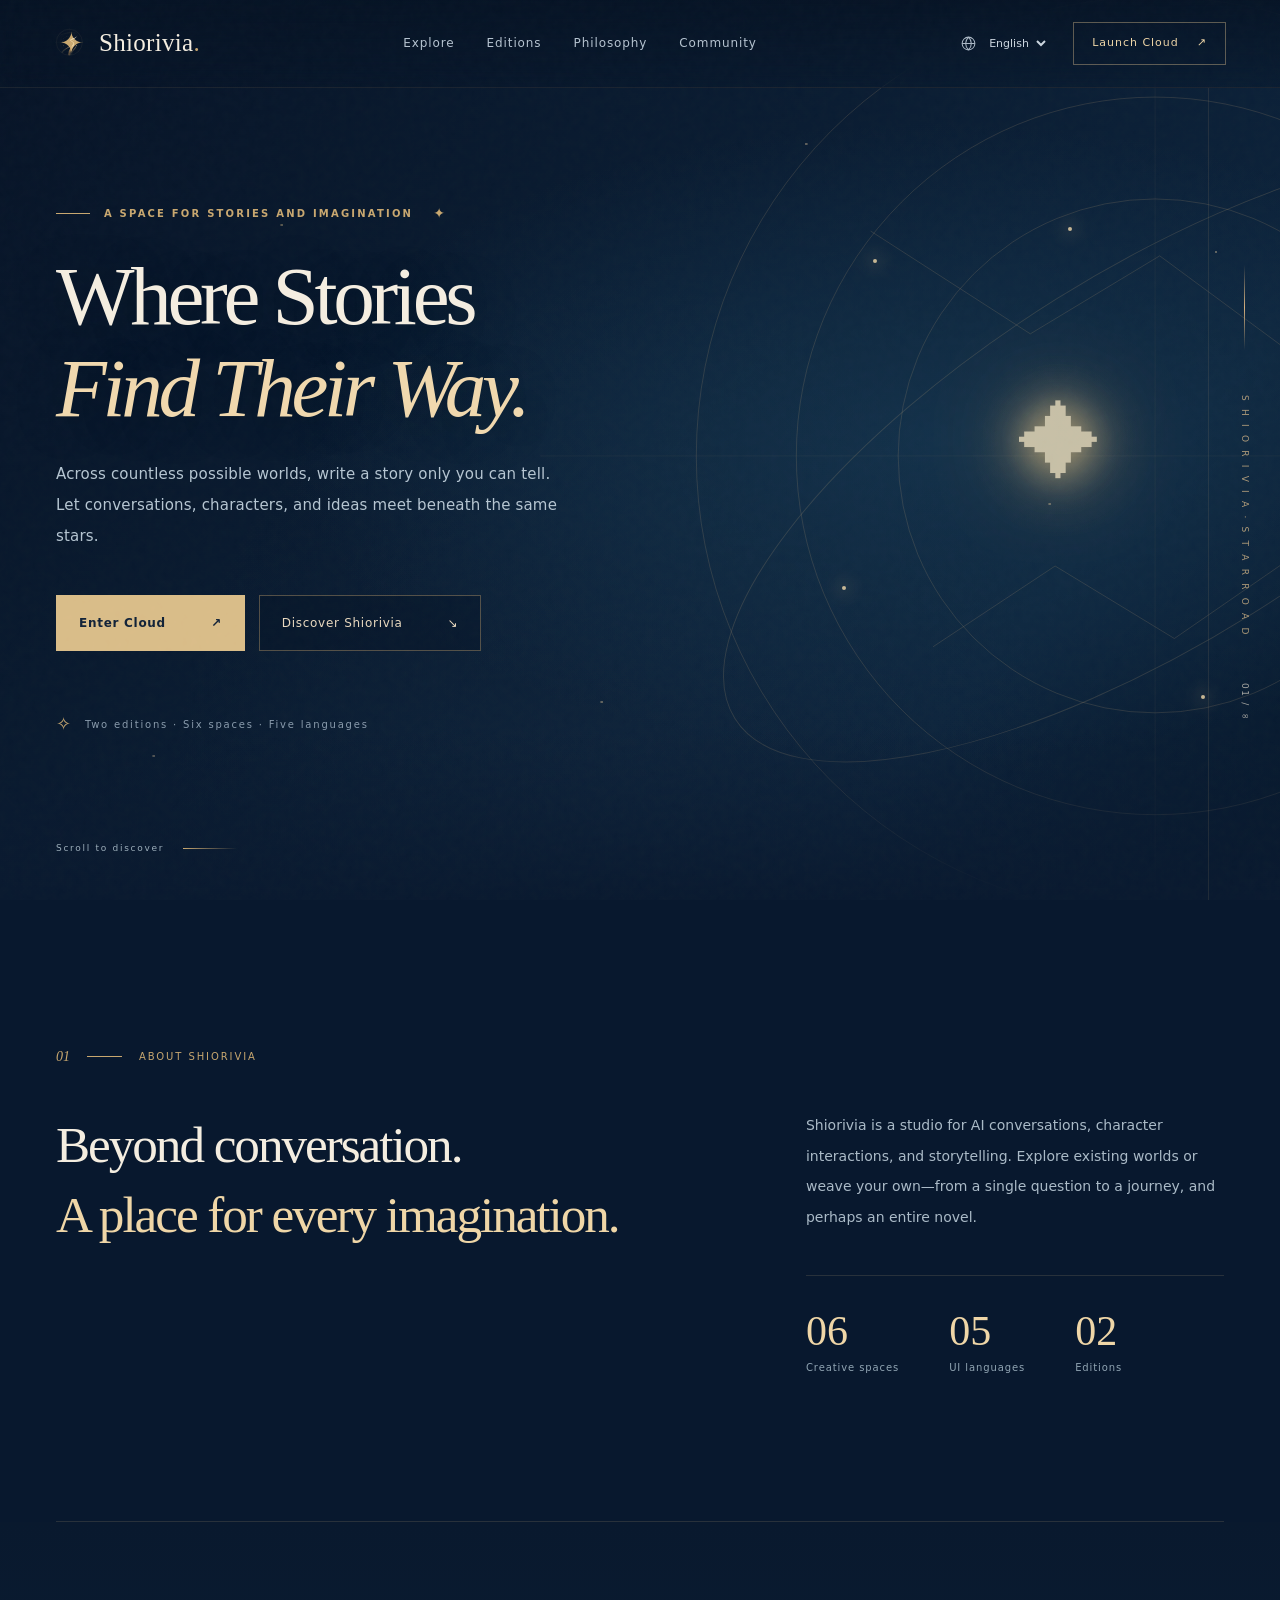
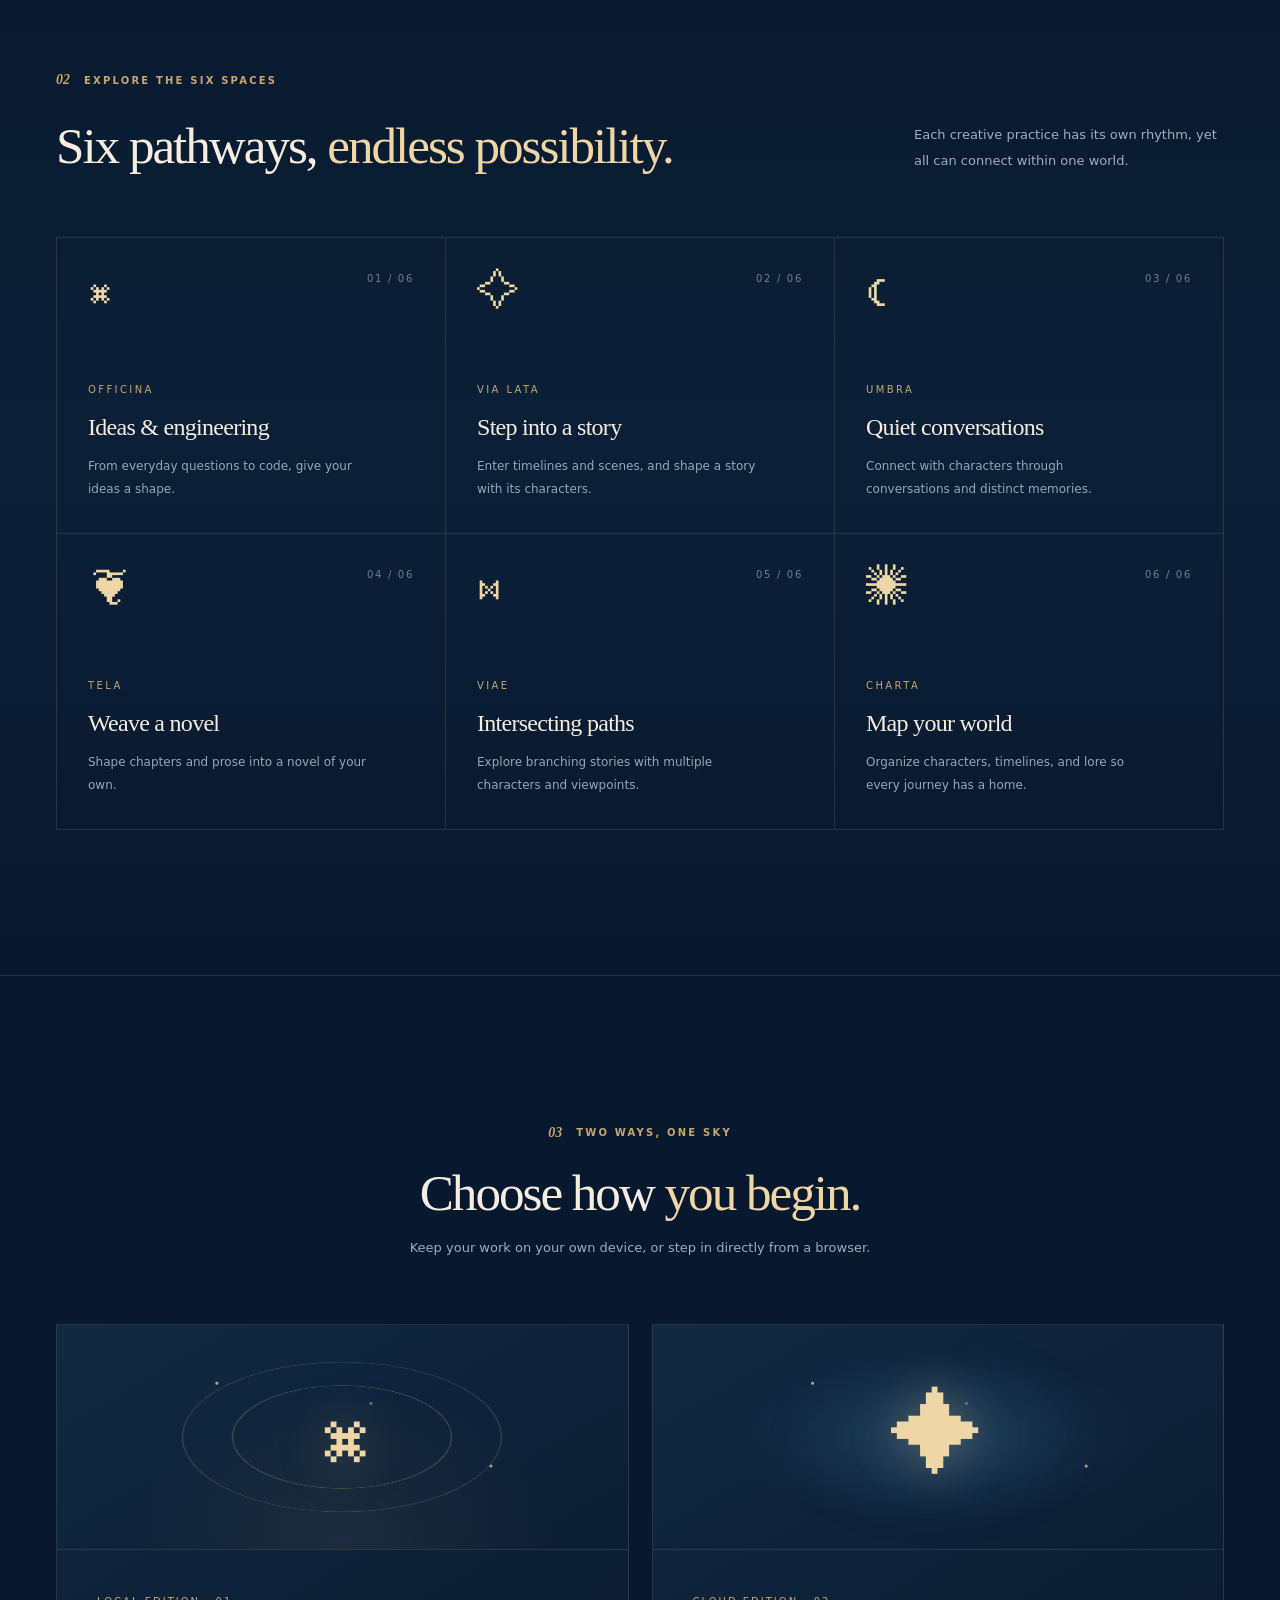
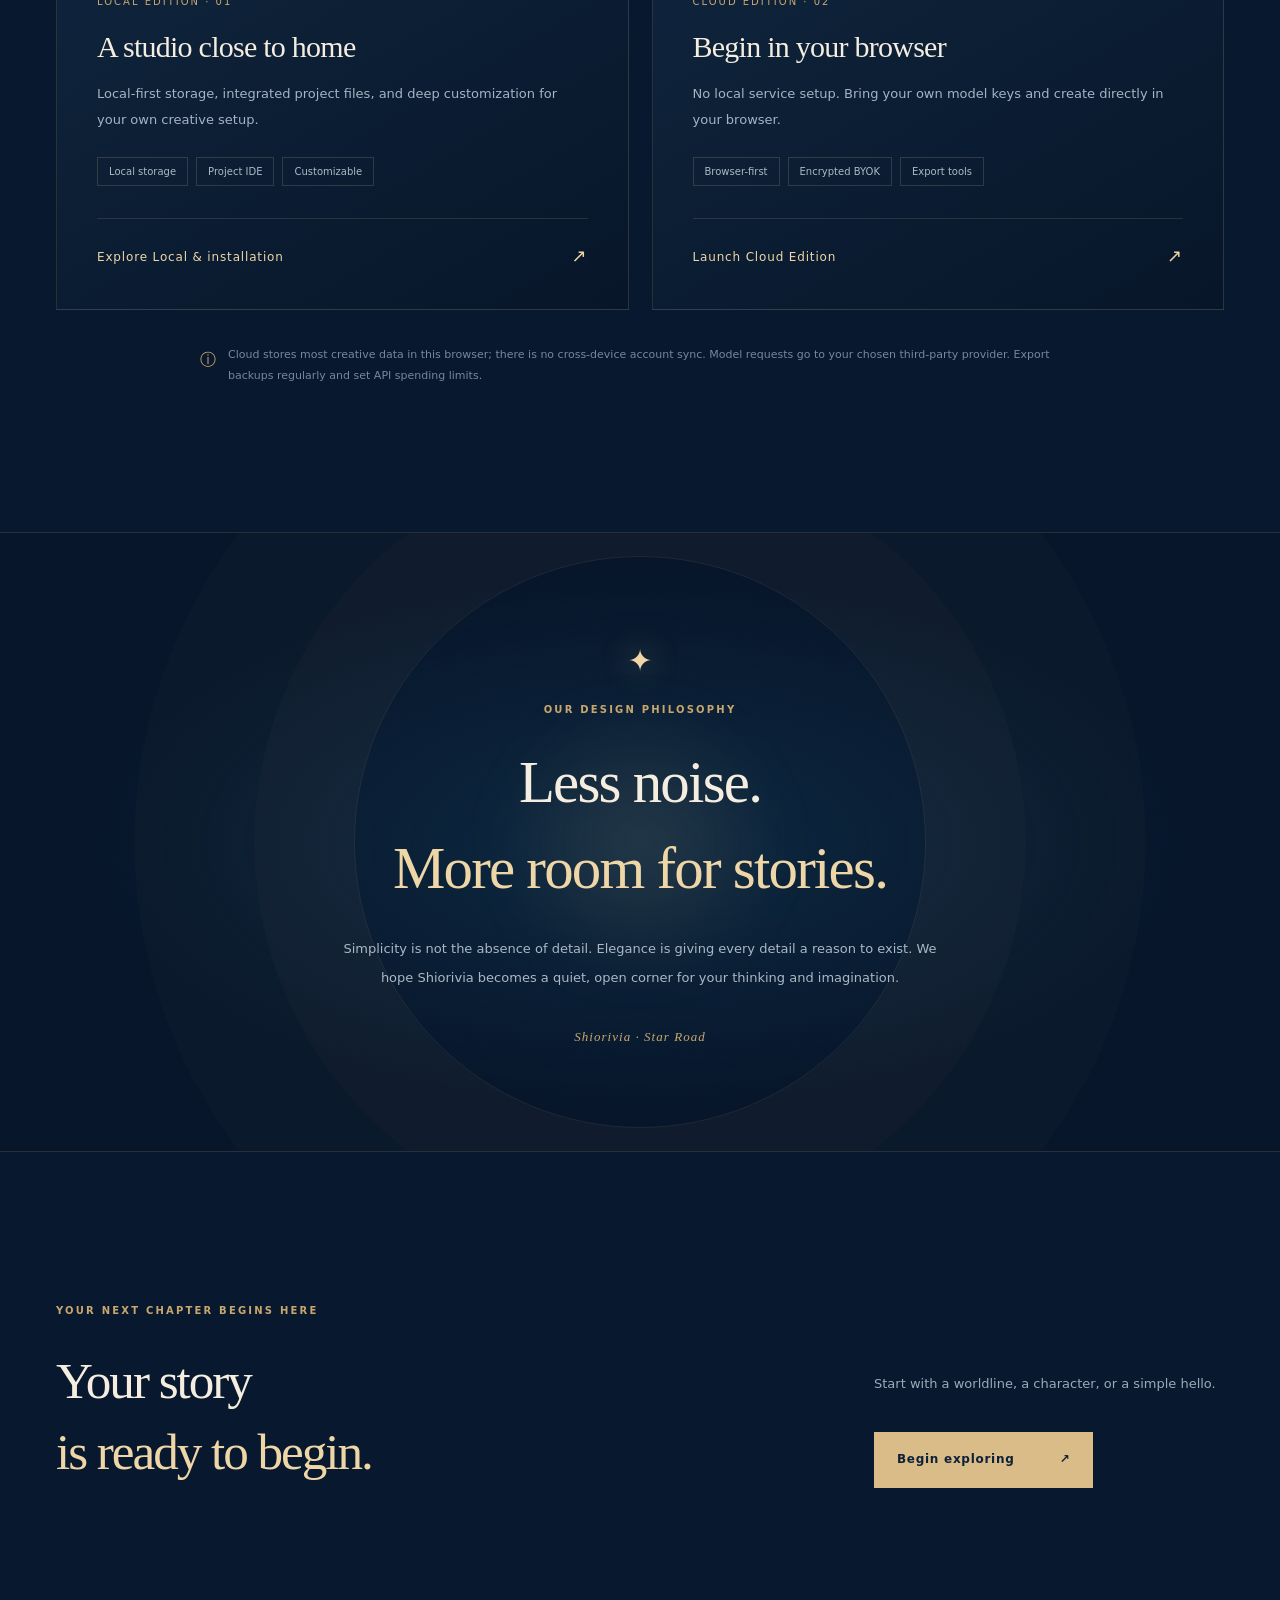
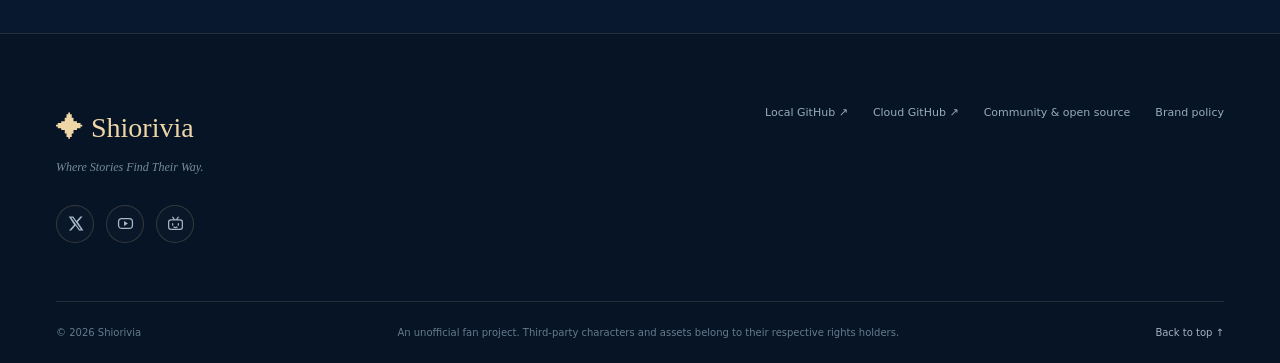
<file: index.html>
<!doctype html>
<html lang="zh-CN">
<head>
  <meta charset="utf-8">
  <meta name="viewport" content="width=device-width,initial-scale=1,viewport-fit=cover">
  <meta name="theme-color" content="#08182e">
  <meta name="description" content="Shiorivia — a multilingual, local-first AI conversation and interactive storytelling studio. Where Stories Find Their Way.">
  <meta property="og:title" content="Shiorivia · Where Stories Find Their Way">
  <meta property="og:description" content="Explore AI conversations, worlds, characters and stories in Shiorivia Local and Cloud.">
  <meta property="og:type" content="website">
  <meta property="og:image" content="https://shiorivia.com/assets/shiorivia-og.png">
  <meta name="color-scheme" content="dark">
  <title>Shiorivia — Where Stories Find Their Way.</title>
  <link rel="icon" href="assets/shiorivia-favicon-32.png" type="image/png">
  
  
  <link rel="stylesheet" href="assets/style.css">
  <script defer src="assets/site.js"></script>
</head>
<body data-site="main">
  <div class="noise" aria-hidden="true"></div>
  <header class="site-header">
    <a class="brand" href="/" aria-label="Shiorivia Home">
      <span class="brand-icon"><img src="assets/shiorivia-mark.svg" alt="" onerror="this.style.display='none'"><span class="brand-fallback" aria-hidden="true">✦</span></span>
      <span class="brand-word">Shiorivia<span class="brand-suffix">.</span></span>
    </a>
    <button class="menu-toggle" id="menuToggle" aria-controls="primaryNav" aria-expanded="false" aria-label="Toggle navigation"><span></span><span></span></button>
    <nav class="nav-links" id="primaryNav" aria-label="Primary navigation">
      <a href="#spaces" data-i18n="nav_spaces">探索空间</a>
      <a href="#editions" data-i18n="nav_editions">选择版本</a>
      <a href="#philosophy" data-i18n="nav_story">设计理念</a>
      <a href="/community/" data-i18n="nav_community">社区</a>
    </nav>
    <div class="header-actions">
      <label class="language-control"><span class="sr-only">Language</span><svg viewBox="0 0 24 24" aria-hidden="true"><circle cx="12" cy="12" r="9"/><path d="M3 12h18M12 3c3 3 4 6 4 9s-1 6-4 9M12 3c-3 3-4 6-4 9s1 6 4 9"/></svg><select class="language-switch" aria-label="Language"><option value="zh-CN">简体中文</option><option value="zh-TW">繁體中文</option><option value="en">English</option><option value="ja">日本語</option><option value="ko">한국어</option></select></label>
      <a class="nav-launch" href="https://app.shiorivia.com" target="_blank" rel="noopener noreferrer"><span data-i18n="nav_launch">启动 Cloud</span><span aria-hidden="true">↗</span></a>
    </div>
  </header>
  <main>
    <section class="hero" id="top">
      <div class="hero-constellation" aria-hidden="true">
        <svg viewBox="0 0 1000 850" preserveAspectRatio="xMidYMid slice" class="celestial-lines"><circle cx="620" cy="402" r="280"/><circle cx="620" cy="402" r="391"/><circle cx="620" cy="402" r="500"/><ellipse cx="620" cy="402" rx="540" ry="202" transform="rotate(-32 620 402)"/><path d="M310 157L484 269L625 184L766 288L890 222"/><path d="M378 610L511 522L641 601L767 514"/><path d="M620 -120V920M-50 402H1200"/></svg>
        <span class="celestial-center"></span><span class="celestial-point p1"></span><span class="celestial-point p2"></span><span class="celestial-point p3"></span><span class="celestial-point p4"></span><span class="celestial-point p5"></span>
      </div>
      <div class="hero-content layout">
        <div class="eyebrow"><span class="eyebrow-line"></span><span data-i18n="hero_eyebrow">一个属于故事与想象力的空间</span><span class="eyebrow-star">✦</span></div>
        <h1 class="hero-title">Where Stories<br><em>Find Their Way.</em></h1>
        <p class="hero-description" data-i18n="hero_description">在无数可能的世界线之间，写下只属于你的故事。让对话、角色与灵感，在同一片星空下自然相遇。</p>
        <div class="hero-actions"><a class="button button-primary" href="https://app.shiorivia.com" target="_blank" rel="noopener noreferrer"><span data-i18n="hero_cloud">进入 Cloud 版</span><span aria-hidden="true">↗</span></a><a class="button button-secondary" href="#editions"><span data-i18n="hero_explore">探索 Shiorivia</span><span aria-hidden="true">↘</span></a></div>
        <div class="hero-meta"><span class="meta-spark">✧</span><span data-i18n="hero_meta">两种版本 · 六个空间 · 五种语言</span></div>
      </div>
      <div class="hero-aside" aria-hidden="true"><div class="hero-aside-inner"><span class="vertical-track"></span><span class="vertical-label">S H I O R I V I A · S T A R R O A D</span><span class="vertical-index">01 / ∞</span></div></div>
      <a class="hero-scroll" href="#intro"><span data-i18n="scroll">向下探索</span><span class="scroll-line"></span></a>
    </section>

    <section id="intro" class="intro-section section-pad layout"><div class="intro-kicker"><span class="section-mark">01</span><span class="tiny-rule"></span><span data-i18n="intro_kicker">关于 Shiorivia</span></div><div class="intro-grid"><h2 data-i18n-html="intro_title">不止于对话。<br><em>让每一种想象，都拥有去处。</em></h2><div class="intro-copy"><p data-i18n="intro_body">Shiorivia 是一座为 AI 对话、角色互动与故事创作而设计的工作室。你可以探索既有世界，也可以亲手编织自己的世界；从一个问题，到一段旅程，再到一本小说。</p><div class="intro-stats"><div><strong>06</strong><span data-i18n="stat_spaces">创作空间</span></div><div><strong>05</strong><span data-i18n="stat_languages">界面语言</span></div><div><strong>02</strong><span data-i18n="stat_editions">使用版本</span></div></div></div></div></section>

    <section class="spaces-section section-pad" id="spaces"><div class="layout"><div class="section-head"><div><span class="small-overline"><span class="section-mark">02</span><span data-i18n="spaces_kicker">探索六大空间</span></span><h2 data-i18n-html="spaces_title">六条路径，<em>无数种可能。</em></h2></div><p data-i18n="spaces_desc">为不同的创作方式保留各自的节奏，也让它们在同一个世界中彼此连接。</p></div><div class="space-grid">
      <article class="space-card"><div class="space-upper"><span class="space-symbol">⌘</span><span class="space-index">01 / 06</span></div><div><p class="space-latin">OFFICINA</p><h3 data-i18n="space_officina">灵感与工程</h3><p data-i18n="space_officina_desc">从日常思考到代码创作，让想法拥有具体的形状。</p></div></article>
      <article class="space-card"><div class="space-upper"><span class="space-symbol">✧</span><span class="space-index">02 / 06</span></div><div><p class="space-latin">VIA LATA</p><h3 data-i18n="space_vialata">步入故事</h3><p data-i18n="space_vialata_desc">走进时间线与场景，和角色共同推动故事。</p></div></article>
      <article class="space-card"><div class="space-upper"><span class="space-symbol">☾</span><span class="space-index">03 / 06</span></div><div><p class="space-latin">UMBRA</p><h3 data-i18n="space_umbra">静谧的对话</h3><p data-i18n="space_umbra_desc">与角色深入交流，让独立的记忆沉淀为联系。</p></div></article>
      <article class="space-card"><div class="space-upper"><span class="space-symbol">❦</span><span class="space-index">04 / 06</span></div><div><p class="space-latin">TELA</p><h3 data-i18n="space_tela">编织长篇</h3><p data-i18n="space_tela_desc">在章节与文字之间，慢慢写成属于自己的小说。</p></div></article>
      <article class="space-card"><div class="space-upper"><span class="space-symbol">⋈</span><span class="space-index">05 / 06</span></div><div><p class="space-latin">VIAE</p><h3 data-i18n="space_viae">交错的道路</h3><p data-i18n="space_viae_desc">以多角色、多视角与不同路径探索故事的分岔。</p></div></article>
      <article class="space-card"><div class="space-upper"><span class="space-symbol">✺</span><span class="space-index">06 / 06</span></div><div><p class="space-latin">CHARTA</p><h3 data-i18n="space_charta">记录你的世界</h3><p data-i18n="space_charta_desc">保存角色、时间线与世界观，让每段旅程有所归依。</p></div></article>
    </div></div></section>

    <section class="editions-section section-pad layout" id="editions"><div class="section-head section-head-center"><span class="small-overline"><span class="section-mark">03</span><span data-i18n="editions_kicker">两种方式，一片星空</span></span><h2 data-i18n-html="editions_title">选择你的<em>启程方式。</em></h2><p data-i18n="editions_desc">在自己的设备上悉心保存，或直接打开浏览器开始探索。</p></div><div class="edition-grid"><article class="edition-card local-card"><div class="edition-art"><span class="edition-orbit orbit-one"></span><span class="edition-orbit orbit-two"></span><span class="edition-glyph">⌘</span></div><div class="edition-body"><span class="edition-label">LOCAL EDITION · 01</span><h3 data-i18n="local_title">留在你身边的工作室</h3><p data-i18n="local_body">本地优先的存储、工程文件集成，以及面向个人创作环境的深度定制。</p><div class="edition-tags"><span data-i18n="tag_local">本地存储</span><span data-i18n="tag_ide">工程 IDE</span><span data-i18n="tag_custom">可定制</span></div><a class="text-link" href="https://github.com/Yoisidus/Shiorivia" target="_blank" rel="noopener noreferrer"><span data-i18n="local_cta">查看本地版与安装说明</span><span>↗</span></a></div></article><article class="edition-card cloud-card"><div class="edition-art"><span class="cloud-shape"></span><span class="edition-glyph">✦</span></div><div class="edition-body"><span class="edition-label">CLOUD EDITION · 02</span><h3 data-i18n="cloud_title">随浏览器启程</h3><p data-i18n="cloud_body">无需安装本地服务，带上自己的模型密钥，在浏览器中开启对话与创作。</p><div class="edition-tags"><span data-i18n="tag_browser">浏览器体验</span><span data-i18n="tag_byok">加密 BYOK</span><span data-i18n="tag_export">支持导出</span></div><a class="text-link" href="https://app.shiorivia.com" target="_blank" rel="noopener noreferrer"><span data-i18n="cloud_cta">打开 Cloud 版</span><span>↗</span></a></div></article></div><div class="note-line"><span>ⓘ</span><p data-i18n="editions_note">Cloud 的创作数据主要保存在当前浏览器中，不提供跨设备账户同步；模型请求会发送至你选择的第三方供应商。请定期导出备份，并为 API Key 设置消费上限。</p></div></section>

    <section class="philosophy-section" id="philosophy"><div class="philosophy-glow"></div><div class="layout philosophy-content"><div class="philosophy-star">✦</div><span class="small-overline" data-i18n="philosophy_kicker">我们的设计哲学</span><h2 data-i18n-html="philosophy_title">少一些喧嚣，<br><em>多一些故事。</em></h2><p data-i18n="philosophy_body">简约，不是删去所有细节；优雅，是让每一个细节都有存在的理由。愿 Shiorivia 成为你思考、创作与想象时，一处安静而自由的角落。</p><span class="philosophy-signature">Shiorivia · Star Road</span></div></section>

    <section class="last-section section-pad layout"><div><span class="small-overline" data-i18n="last_kicker">下一站，从这里开始</span><h2 data-i18n-html="last_title">你的故事，<br><em>正等待启程。</em></h2></div><div class="last-action"><p data-i18n="last_body">从一条新的世界线、一个角色，或一句简单的问候开始。</p><a class="button button-primary" href="https://app.shiorivia.com" target="_blank" rel="noopener noreferrer"><span data-i18n="last_cta">开始探索</span><span>↗</span></a></div></section>
  </main>
  <footer class="footer"><div class="layout"><div class="footer-main"><div class="footer-identity"><a href="/" class="footer-logo">✦ Shiorivia</a><p>Where Stories Find Their Way.</p><nav class="social-links" aria-label="Shiorivia official social accounts">
  <a class="social-link social-x" href="https://x.com/Shiorivia" target="_blank" rel="noopener noreferrer" aria-label="Shiorivia 官方 X 账号" title="X · @Shiorivia">
    <svg viewBox="0 0 24 24" aria-hidden="true" focusable="false"><path fill="currentColor" d="M18.9 2H22l-6.78 7.75L23.2 22h-6.24l-4.89-7.1L5.87 22H2.76l7.26-8.3L2.5 2h6.4l4.42 6.42L18.9 2Zm-1.09 18h1.72L7.94 3.87H6.1L17.81 20Z"/></svg>
    <span class="sr-only">X</span>
  </a>
  <a class="social-link social-youtube" href="https://www.youtube.com/@Shiorivia" target="_blank" rel="noopener noreferrer" aria-label="Shiorivia 官方 YouTube 频道" title="YouTube · @Shiorivia">
    <svg viewBox="0 0 24 24" aria-hidden="true" focusable="false"><rect x="2.2" y="5.1" width="19.6" height="13.8" rx="4.5" fill="none" stroke="currentColor" stroke-width="1.8"/><path d="m10 8.6 5.4 3.4L10 15.4Z" fill="currentColor"/></svg>
    <span class="sr-only">YouTube</span>
  </a>
  <a class="social-link social-bilibili" href="https://space.bilibili.com/3747570193009508" target="_blank" rel="noopener noreferrer" aria-label="Shiorivia 官方 bilibili 账号" title="bilibili · Shiorivia">
    <svg viewBox="0 0 24 24" aria-hidden="true" focusable="false"><g fill="none" stroke="currentColor" stroke-width="1.7" stroke-linecap="round" stroke-linejoin="round"><path d="m8 3 2.3 3.2M16 3l-2.3 3.2"/><rect x="2.3" y="7" width="19.4" height="13.3" rx="3.2"/><path d="M8 12.2v2.2M16 12.2v2.2M9.7 17.1c1.5 1 3.1 1 4.6 0"/></g></svg>
    <span class="sr-only">bilibili</span>
  </a>
</nav></div><div class="footer-links"><a href="https://github.com/Yoisidus/Shiorivia" target="_blank" rel="noopener noreferrer">Local GitHub ↗</a><a href="https://github.com/Yoisidus/Shiorivia_Cloud" target="_blank" rel="noopener noreferrer">Cloud GitHub ↗</a><a href="/community/" data-i18n="footer_community">社区与开源</a><a href="https://github.com/Yoisidus/Shiorivia/blob/main/TRADEMARKS.md" target="_blank" rel="noopener noreferrer" data-i18n="footer_brand">品牌规范</a></div></div><div class="footer-bottom"><span>© <span id="year">2026</span> Shiorivia</span><span data-i18n="footer_note">一个非官方同人创作项目。第三方角色与素材权利归原权利人所有。</span><a href="#top" data-i18n="back_top">返回顶部 ↑</a></div></div></footer>
</body>
</html>
</file>
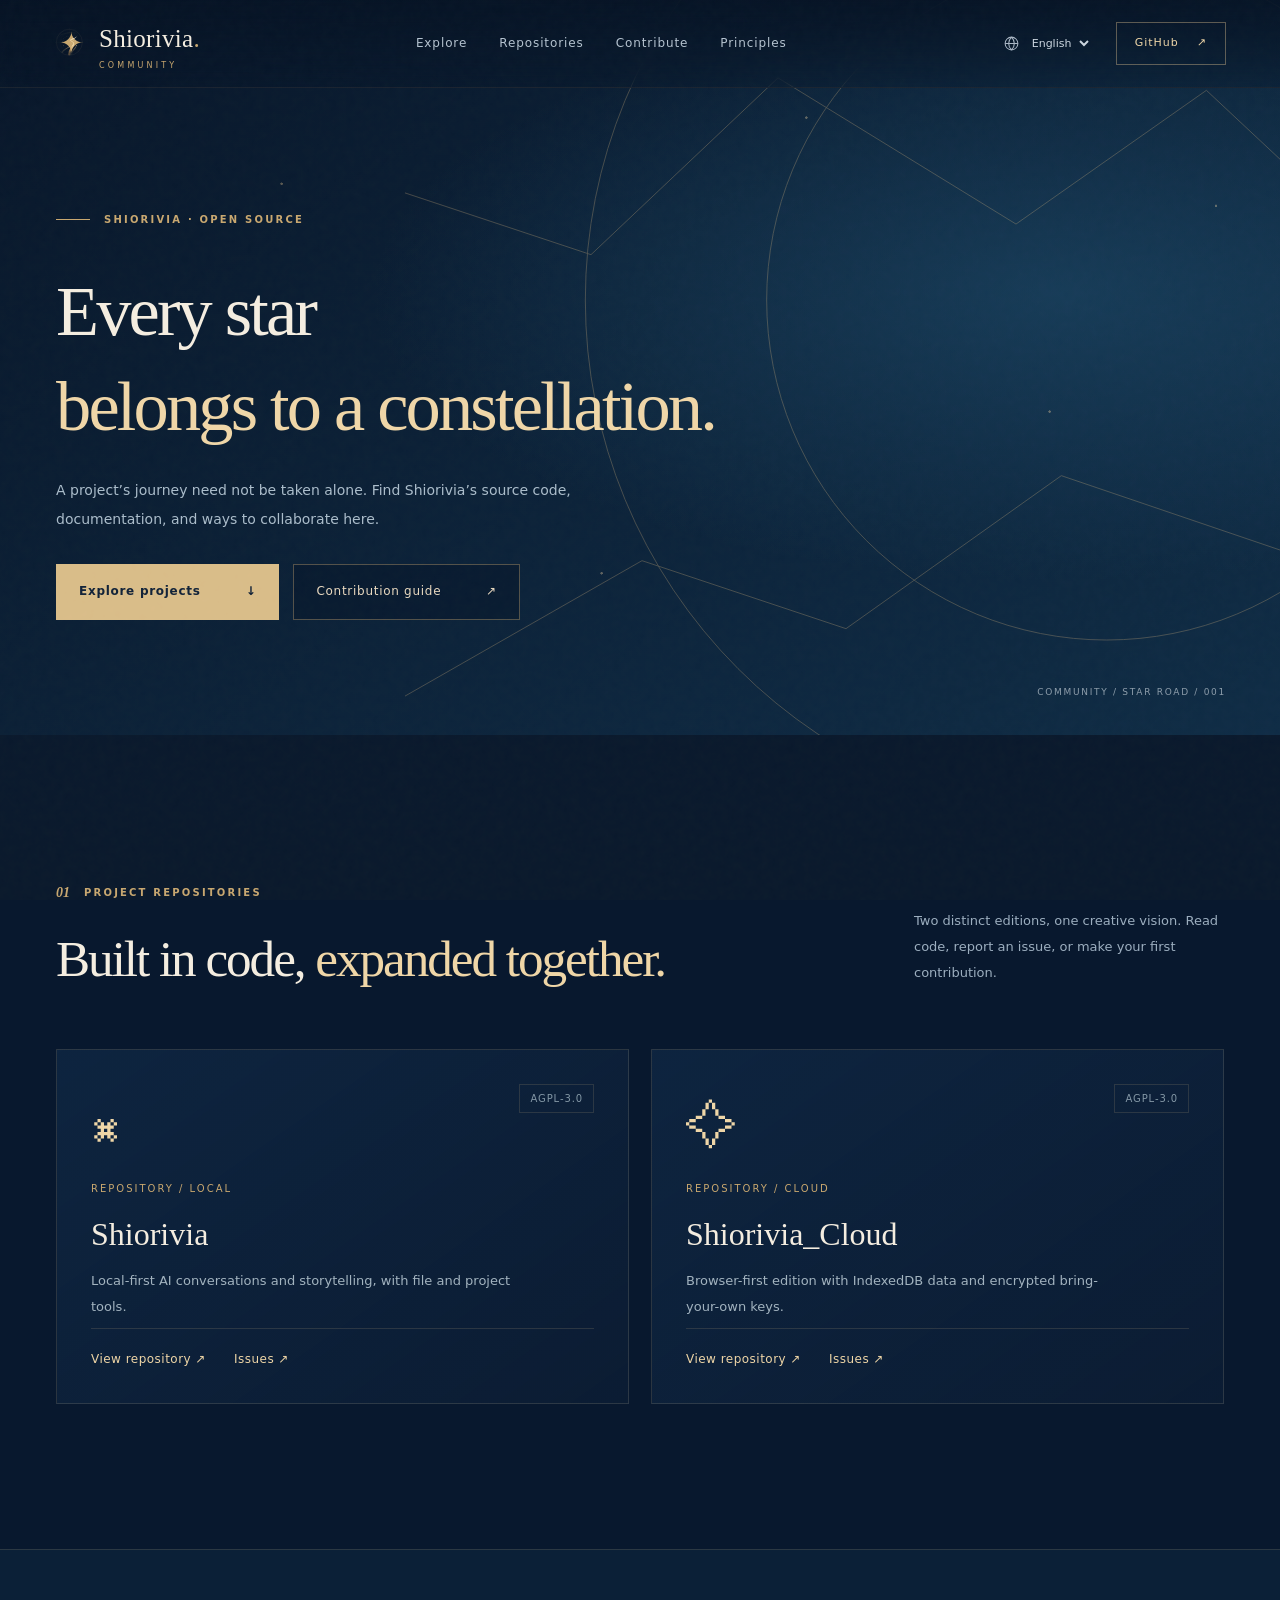
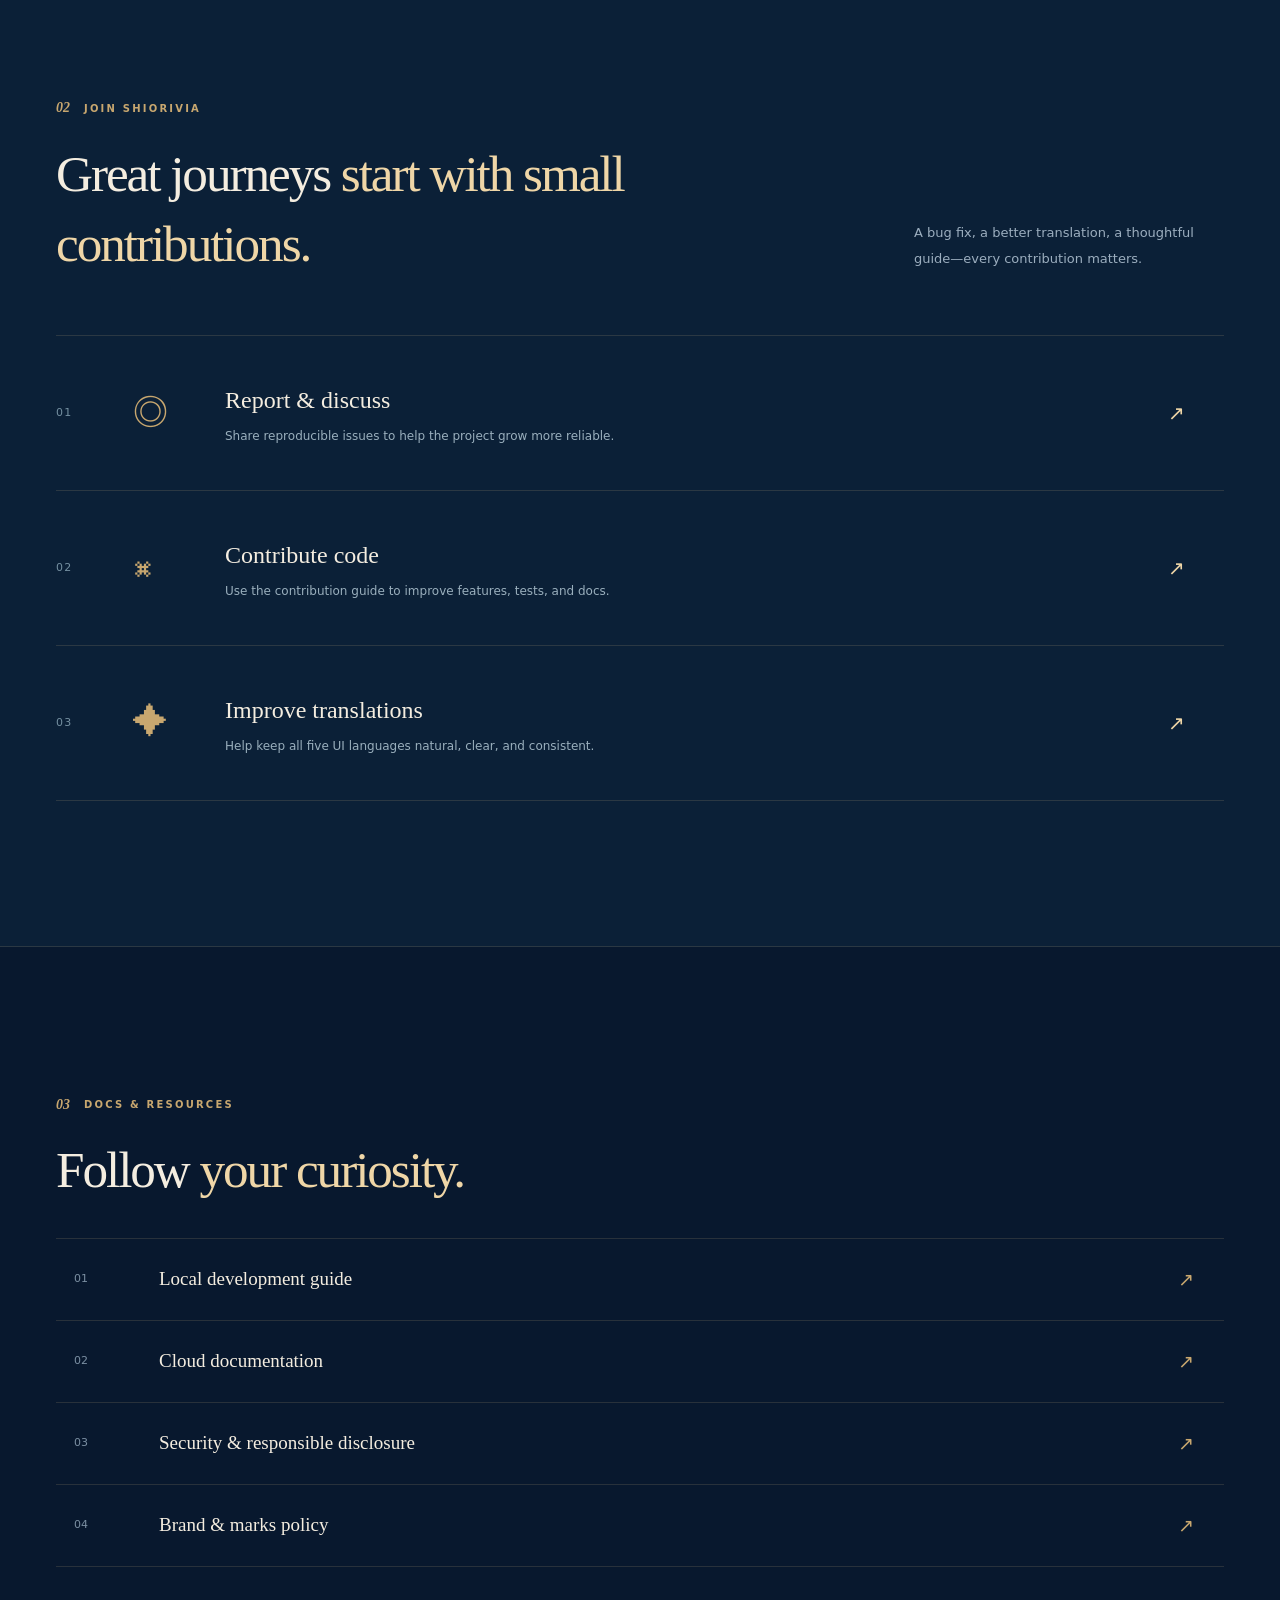
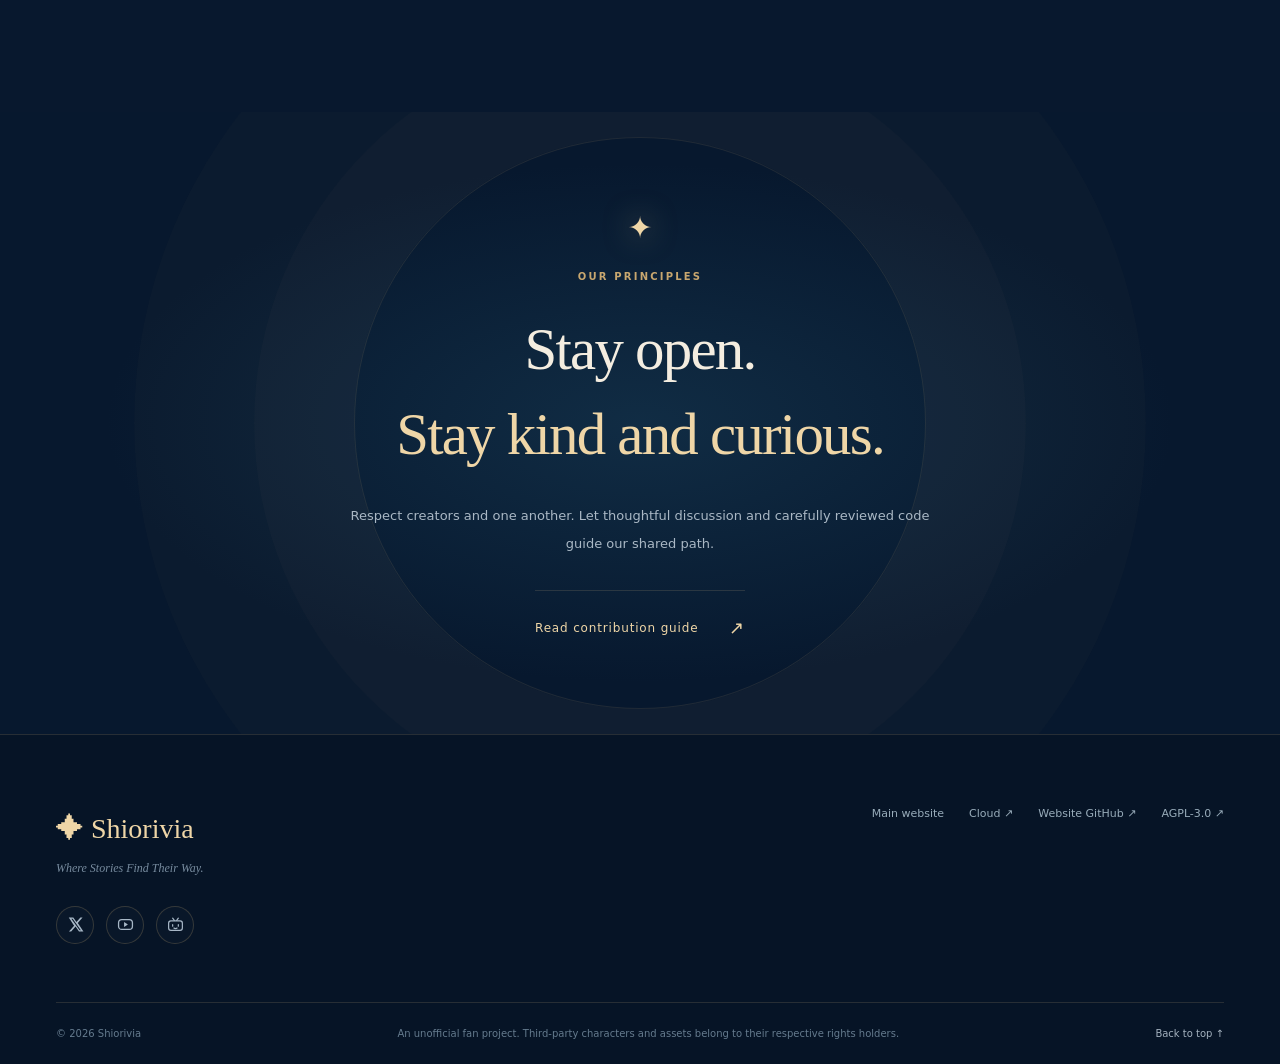
<file: community/index.html>
<!doctype html>
<html lang="zh-CN">
<head>
  <meta charset="utf-8">
  <meta name="viewport" content="width=device-width,initial-scale=1,viewport-fit=cover">
  <meta name="theme-color" content="#08182e">
  <meta name="description" content="Shiorivia Community — open-source development, contribution guides, documentation and the community behind the stars.">
  <meta property="og:title" content="Shiorivia Community — Together, we chart the stars">
  <meta property="og:description" content="Explore Shiorivia's open-source repositories, documentation and contribution guide.">
  <meta property="og:type" content="website">
  <meta property="og:image" content="https://shiorivia.org/assets/shiorivia-og.png">
  <meta name="color-scheme" content="dark">
  <title>Shiorivia Community — Together, We Chart the Stars</title>
  <link rel="icon" href="../assets/shiorivia-favicon-32.png" type="image/png">
  
  
  <link rel="stylesheet" href="../assets/style.css">
  <script defer src="../assets/site.js"></script>
</head>
<body data-site="community">
  <div class="noise" aria-hidden="true"></div>
  <header class="site-header"><a class="brand" href="/" aria-label="Shiorivia Home"><span class="brand-icon"><img src="../assets/shiorivia-mark.svg" alt="" onerror="this.style.display='none'"><span class="brand-fallback" aria-hidden="true">✦</span></span><span class="brand-word">Shiorivia<span class="brand-suffix">.</span><small>COMMUNITY</small></span></a><button class="menu-toggle" id="menuToggle" aria-controls="primaryNav" aria-expanded="false" aria-label="Toggle navigation"><span></span><span></span></button><nav class="nav-links" id="primaryNav" aria-label="Primary navigation"><a href="/#spaces" data-i18n="nav_spaces">探索空间</a><a href="#repositories" data-i18n="community_nav_code">开源仓库</a><a href="#contribute" data-i18n="community_nav_contribute">参与贡献</a><a href="#principles" data-i18n="community_nav_principles">社区原则</a></nav><div class="header-actions"><label class="language-control"><span class="sr-only">Language</span><svg viewBox="0 0 24 24" aria-hidden="true"><circle cx="12" cy="12" r="9"/><path d="M3 12h18M12 3c3 3 4 6 4 9s-1 6-4 9M12 3c-3 3-4 6-4 9s1 6 4 9"/></svg><select class="language-switch" aria-label="Language"><option value="zh-CN">简体中文</option><option value="zh-TW">繁體中文</option><option value="en">English</option><option value="ja">日本語</option><option value="ko">한국어</option></select></label><a class="nav-launch" href="https://github.com/Yoisidus/Shiorivia_Website" target="_blank" rel="noopener noreferrer"><span>GitHub</span><span aria-hidden="true">↗</span></a></div></header>
  <main>
    <section class="community-hero"><div class="community-lines" aria-hidden="true"><svg viewBox="0 0 1200 750" preserveAspectRatio="xMidYMid slice"><circle cx="800" cy="300" r="300"/><circle cx="800" cy="300" r="460"/><path d="M74 170L345 260L510 104L720 233L888 115L1075 290M180 650L390 530L570 590L760 455L1010 540"/></svg></div><div class="layout community-hero-content"><div class="eyebrow"><span class="eyebrow-line"></span><span data-i18n="community_eyebrow">SHIORIVIA · OPEN SOURCE</span></div><h1 data-i18n-html="community_title">每一颗星，<br><em>都能成为星图的一部分。</em></h1><p data-i18n="community_desc">一款作品的旅程，不必由一个人独自完成。这里是 Shiorivia 的开源开发、文档与社区协作空间。</p><div class="hero-actions"><a class="button button-primary" href="#repositories"><span data-i18n="community_explore">探索项目</span><span>↓</span></a><a class="button button-secondary" href="https://github.com/Yoisidus/Shiorivia/blob/main/CONTRIBUTING.md" target="_blank" rel="noopener noreferrer"><span data-i18n="community_contrib">贡献指南</span><span>↗</span></a></div></div><div class="community-hero-index">COMMUNITY / STAR ROAD / 001</div></section>
    <section class="section-pad layout" id="repositories"><div class="section-head"><div><span class="small-overline"><span class="section-mark">01</span><span data-i18n="community_repo_kicker">项目仓库</span></span><h2 data-i18n-html="community_repo_title">从代码出发，<em>共同拓展世界。</em></h2></div><p data-i18n="community_repo_desc">两套独立版本，共享创作理想。阅读源码、报告问题，或从你的第一个贡献开始。</p></div><div class="repository-grid"><article class="repository-card"><div class="repo-top"><span class="repo-icon">⌘</span><span class="repo-chip">AGPL-3.0</span></div><div><p class="edition-label">REPOSITORY / LOCAL</p><h3>Shiorivia</h3><p data-i18n="repo_local_desc">本地优先的 AI 对话与叙事工作室，包含文件与工程能力。</p></div><div class="repo-actions"><a href="https://github.com/Yoisidus/Shiorivia" target="_blank" rel="noopener noreferrer" data-i18n="repo_view">查看仓库 ↗</a><a href="https://github.com/Yoisidus/Shiorivia/issues" target="_blank" rel="noopener noreferrer" data-i18n="repo_issues">Issues ↗</a></div></article><article class="repository-card"><div class="repo-top"><span class="repo-icon">✧</span><span class="repo-chip">AGPL-3.0</span></div><div><p class="edition-label">REPOSITORY / CLOUD</p><h3>Shiorivia_Cloud</h3><p data-i18n="repo_cloud_desc">浏览器优先的云端版本，以 IndexedDB 和加密 BYOK 为核心。</p></div><div class="repo-actions"><a href="https://github.com/Yoisidus/Shiorivia_Cloud" target="_blank" rel="noopener noreferrer" data-i18n="repo_view">查看仓库 ↗</a><a href="https://github.com/Yoisidus/Shiorivia_Cloud/issues" target="_blank" rel="noopener noreferrer" data-i18n="repo_issues">Issues ↗</a></div></article></div></section>
    <section class="contribute-section section-pad" id="contribute"><div class="layout"><div class="section-head"><div><span class="small-overline"><span class="section-mark">02</span><span data-i18n="contribute_kicker">参与 Shiorivia</span></span><h2 data-i18n-html="contribute_title">伟大的旅程，<em>始于微小的贡献。</em></h2></div><p data-i18n="contribute_desc">无论是修复一个问题、完善一条翻译，还是记录一种新的使用方式，都值得被认真对待。</p></div><div class="contribute-grid"><a class="contribute-item" href="https://github.com/Yoisidus/Shiorivia/issues" target="_blank" rel="noopener noreferrer"><span class="contribute-num">01</span><span class="contribute-glyph">◎</span><div><h3 data-i18n="contribute_issue">发现与反馈</h3><p data-i18n="contribute_issue_desc">提交问题、分享复现步骤，帮助项目变得更加稳定。</p></div><span class="contribute-arrow">↗</span></a><a class="contribute-item" href="https://github.com/Yoisidus/Shiorivia/blob/main/CONTRIBUTING.md" target="_blank" rel="noopener noreferrer"><span class="contribute-num">02</span><span class="contribute-glyph">⌘</span><div><h3 data-i18n="contribute_code">参与开发</h3><p data-i18n="contribute_code_desc">阅读贡献规范，为功能、测试与技术文档提交改进。</p></div><span class="contribute-arrow">↗</span></a><a class="contribute-item" href="https://github.com/Yoisidus/Shiorivia/blob/main/docs/localization.md" target="_blank" rel="noopener noreferrer"><span class="contribute-num">03</span><span class="contribute-glyph">✦</span><div><h3 data-i18n="contribute_language">完善语言体验</h3><p data-i18n="contribute_language_desc">帮助五种界面语言保持自然、清晰与一致。</p></div><span class="contribute-arrow">↗</span></a></div></div></section>
    <section class="section-pad layout resources-section"><div class="section-head"><div><span class="small-overline"><span class="section-mark">03</span><span data-i18n="resources_kicker">文档与资源</span></span><h2 data-i18n-html="resources_title">让好奇心，<em>有迹可循。</em></h2></div></div><div class="resource-list"><a href="https://github.com/Yoisidus/Shiorivia/blob/main/docs/development.md" target="_blank" rel="noopener noreferrer"><span>01</span><strong data-i18n="resource_dev">本地版开发文档</strong><span>↗</span></a><a href="https://github.com/Yoisidus/Shiorivia_Cloud/blob/main/docs/README.md" target="_blank" rel="noopener noreferrer"><span>02</span><strong data-i18n="resource_cloud">Cloud 文档索引</strong><span>↗</span></a><a href="https://github.com/Yoisidus/Shiorivia/blob/main/SECURITY.md" target="_blank" rel="noopener noreferrer"><span>03</span><strong data-i18n="resource_security">安全与负责任披露</strong><span>↗</span></a><a href="https://github.com/Yoisidus/Shiorivia/blob/main/TRADEMARKS.md" target="_blank" rel="noopener noreferrer"><span>04</span><strong data-i18n="resource_brand">品牌标识使用规范</strong><span>↗</span></a></div></section>
    <section class="community-principles" id="principles"><div class="layout principles-content"><span class="philosophy-star">✦</span><span class="small-overline" data-i18n="principles_kicker">OUR PRINCIPLES</span><h2 data-i18n-html="principles_title">保持开放。<br><em>保持温柔与好奇。</em></h2><p data-i18n="principles_desc">尊重创作者、维护彼此的权益，以可追溯的讨论和审慎的代码变更，共同守护这条星路。</p><a class="text-link" href="https://github.com/Yoisidus/Shiorivia/blob/main/CONTRIBUTING.md" target="_blank" rel="noopener noreferrer"><span data-i18n="principles_cta">阅读贡献规范</span><span>↗</span></a></div></section>
  </main>
  <footer class="footer"><div class="layout"><div class="footer-main"><div class="footer-identity"><a href="/" class="footer-logo">✦ Shiorivia</a><p>Where Stories Find Their Way.</p><nav class="social-links" aria-label="Shiorivia official social accounts">
  <a class="social-link social-x" href="https://x.com/Shiorivia" target="_blank" rel="noopener noreferrer" aria-label="Shiorivia 官方 X 账号" title="X · @Shiorivia">
    <svg viewBox="0 0 24 24" aria-hidden="true" focusable="false"><path fill="currentColor" d="M18.9 2H22l-6.78 7.75L23.2 22h-6.24l-4.89-7.1L5.87 22H2.76l7.26-8.3L2.5 2h6.4l4.42 6.42L18.9 2Zm-1.09 18h1.72L7.94 3.87H6.1L17.81 20Z"/></svg>
    <span class="sr-only">X</span>
  </a>
  <a class="social-link social-youtube" href="https://www.youtube.com/@Shiorivia" target="_blank" rel="noopener noreferrer" aria-label="Shiorivia 官方 YouTube 频道" title="YouTube · @Shiorivia">
    <svg viewBox="0 0 24 24" aria-hidden="true" focusable="false"><rect x="2.2" y="5.1" width="19.6" height="13.8" rx="4.5" fill="none" stroke="currentColor" stroke-width="1.8"/><path d="m10 8.6 5.4 3.4L10 15.4Z" fill="currentColor"/></svg>
    <span class="sr-only">YouTube</span>
  </a>
  <a class="social-link social-bilibili" href="https://space.bilibili.com/3747570193009508" target="_blank" rel="noopener noreferrer" aria-label="Shiorivia 官方 bilibili 账号" title="bilibili · Shiorivia">
    <svg viewBox="0 0 24 24" aria-hidden="true" focusable="false"><g fill="none" stroke="currentColor" stroke-width="1.7" stroke-linecap="round" stroke-linejoin="round"><path d="m8 3 2.3 3.2M16 3l-2.3 3.2"/><rect x="2.3" y="7" width="19.4" height="13.3" rx="3.2"/><path d="M8 12.2v2.2M16 12.2v2.2M9.7 17.1c1.5 1 3.1 1 4.6 0"/></g></svg>
    <span class="sr-only">bilibili</span>
  </a>
</nav></div><div class="footer-links"><a href="/" data-i18n="community_back">返回主站</a><a href="https://app.shiorivia.com" target="_blank" rel="noopener noreferrer">Cloud ↗</a><a href="https://github.com/Yoisidus/Shiorivia_Website" target="_blank" rel="noopener noreferrer">Website GitHub ↗</a><a href="https://github.com/Yoisidus/Shiorivia/blob/main/LICENSE" target="_blank" rel="noopener noreferrer">AGPL-3.0 ↗</a></div></div><div class="footer-bottom"><span>© <span id="year">2026</span> Shiorivia</span><span data-i18n="footer_note">一个非官方同人创作项目。第三方角色与素材权利归原权利人所有。</span><a href="#top" onclick="window.scrollTo({top:0,behavior:'smooth'});return false" data-i18n="back_top">返回顶部 ↑</a></div></div></footer>
</body>
</html>
</file>
<file: assets/style.css>
:root{--navy:#08182e;--navy-2:#0a1c33;--navy-3:#102a43;--blue:#143151;--gold:#c8a76f;--gold-pale:#efd6a7;--ivory:#f4ede0;--muted:#9caebf;--line:rgba(208,179,133,.16);--serif:Georgia,"Iowan Old Style","Baskerville","Noto Serif SC","Noto Serif CJK SC",serif;--sans:Inter,"Avenir Next","Noto Sans SC","Noto Sans CJK SC",system-ui,-apple-system,BlinkMacSystemFont,sans-serif}
*{box-sizing:border-box}html{scroll-behavior:smooth;scroll-padding-top:95px}body{margin:0;background:var(--navy);color:var(--ivory);font-family:var(--sans);font-size:15px;line-height:1.7;-webkit-font-smoothing:antialiased}body::before{content:"";position:fixed;inset:0;z-index:-1;background:radial-gradient(ellipse at 76% 9%,rgba(42,92,127,.16),transparent 37%),linear-gradient(180deg,#08182e 0%,#09182b 100%)}a{text-decoration:none;color:inherit}button,select{font:inherit}button{cursor:pointer}a:focus-visible,button:focus-visible,select:focus-visible{outline:2px solid var(--gold-pale);outline-offset:5px}img{max-width:100%;display:block}h1,h2,h3,p{margin-top:0}h1,h2{font-weight:400}em{font-style:normal;color:var(--gold-pale)}::selection{background:var(--gold);color:var(--navy)}.sr-only{position:absolute;width:1px;height:1px;padding:0;margin:-1px;overflow:hidden;clip:rect(0,0,0,0);white-space:nowrap;border:0}.noise{position:fixed;inset:0;pointer-events:none;z-index:100;opacity:.20;background-image:url("data:image/svg+xml,%3Csvg viewBox='0 0 180 180' xmlns='http://www.w3.org/2000/svg'%3E%3Cfilter id='n'%3E%3CfeTurbulence type='fractalNoise' baseFrequency='.6' numOctaves='3' stitchTiles='stitch'/%3E%3C/filter%3E%3Crect width='100%25' height='100%25' filter='url(%23n)' opacity='.10'/%3E%3C/svg%3E");mix-blend-mode:screen}.layout{width:min(1216px,calc(100% - 112px));margin-inline:auto}.section-pad{padding-block:145px}.site-header{height:88px;display:flex;align-items:center;gap:42px;padding:0 54px;position:absolute;z-index:50;top:0;left:0;right:0;border-bottom:1px solid rgba(208,179,133,.10);background:linear-gradient(180deg,rgba(5,18,35,.88),rgba(5,18,35,.25));backdrop-filter:blur(13px)}.brand{display:flex;align-items:center;gap:10px;flex-shrink:0}.brand-icon{position:relative;width:35px;height:35px;display:grid;place-items:center}.brand-icon img{width:39px;height:39px;position:absolute;inset:-2px;z-index:2;object-fit:contain}.brand-fallback{color:var(--gold);font-size:29px;line-height:1}.brand-word{font-family:var(--serif);font-size:25px;letter-spacing:.012em;white-space:nowrap}.brand-suffix{color:var(--gold)}.brand-word small{display:block;font-family:var(--sans);font-size:8px;letter-spacing:.4em;line-height:.9;color:var(--gold);margin-top:2px}.nav-links{display:flex;align-items:center;justify-content:center;gap:32px;margin-inline:auto}.nav-links a{font-size:12px;letter-spacing:.075em;color:#b5c3d0;white-space:nowrap;transition:color .2s}.nav-links a:hover,.footer-links a:hover{color:var(--gold-pale)}.header-actions{display:flex;align-items:center;gap:24px}.language-control{display:flex;align-items:center;gap:8px;color:#aab7c5}.language-control svg{width:17px;height:17px;fill:none;stroke:currentColor;stroke-width:1.45}.language-switch{color:#cbd5df;background:transparent;border:0;font-size:11px;max-width:112px;appearance:auto;cursor:pointer}.language-switch option{color:#0c1e33;background:#ecf1f4}.nav-launch{border:1px solid rgba(223,192,142,.40);padding:11px 18px;color:var(--gold-pale);font-size:11px;letter-spacing:.09em;white-space:nowrap;display:flex;gap:18px;align-items:center;transition:background .2s,border-color .2s}.nav-launch:hover{background:rgba(200,167,111,.10);border-color:var(--gold)}.menu-toggle{display:none;border:0;background:none;width:37px;height:37px;padding:10px;align-items:center;justify-content:center;flex-direction:column;gap:6px}.menu-toggle span{width:21px;height:1px;background:var(--gold-pale);transition:transform .2s}
.hero{min-height:790px;height:min(900px,100svh);position:relative;overflow:hidden;background:radial-gradient(ellipse at 73% 49%,rgba(23,59,86,.61),transparent 49%),radial-gradient(ellipse at 48% 95%,rgba(33,56,80,.17),transparent 48%),linear-gradient(130deg,#061326 3%,#0b2139 76%,#06172b 100%)}.hero:before,.community-hero:before{content:"";position:absolute;inset:0;background-image:radial-gradient(circle at 22% 25%,#d6b985 0 1px,transparent 1.5px),radial-gradient(circle at 63% 16%,#e4c99c 0 1px,transparent 1.5px),radial-gradient(circle at 82% 56%,#e4c99c 0 1px,transparent 1.5px),radial-gradient(circle at 47% 78%,#e4c99c 0 1px,transparent 1.5px),radial-gradient(circle at 95% 28%,#e4c99c 0 1px,transparent 1.5px),radial-gradient(circle at 12% 84%,#e4c99c 0 1px,transparent 1.5px);opacity:.39;pointer-events:none}.hero:after{content:"";position:absolute;left:0;right:0;bottom:0;height:170px;background:linear-gradient(transparent,var(--navy))}.hero-content{height:100%;display:flex;flex-direction:column;align-items:flex-start;justify-content:center;position:relative;z-index:3;padding-top:42px}.eyebrow,.small-overline{display:inline-flex;align-items:center;gap:14px;color:var(--gold);font-size:10px;font-weight:600;letter-spacing:.22em;text-transform:uppercase}.eyebrow-line{height:1px;width:34px;background:var(--gold)}.eyebrow-star{font-size:14px;margin-left:6px}.hero-title{font-family:var(--serif);font-size:clamp(63px,6.5vw,103px);line-height:1.115;letter-spacing:-.052em;margin:24px 0 24px;max-width:820px;text-shadow:0 5px 50px rgba(3,10,23,.28)}.hero-title em{font-style:italic;font-weight:400;color:#f0d8ad;white-space:nowrap}.hero-description{color:#b5c5d1;max-width:520px;font-size:15px;line-height:2.05;letter-spacing:.012em}.hero-actions{display:flex;gap:14px;margin-top:29px;align-items:center;flex-wrap:wrap}.button{display:inline-flex;align-items:center;justify-content:space-between;gap:45px;padding:16px 22px;min-height:56px;font-size:12px;letter-spacing:.06em;border:1px solid rgba(222,184,122,.35);transition:background .24s,transform .24s,border-color .24s}.button:hover{transform:translateY(-2px)}.button-primary{background:#d9bc88;color:#102137;border-color:#d9bc88;font-weight:600}.button-primary:hover{background:#f0d7aa;border-color:#f0d7aa}.button-secondary{color:#e9d9bf;background:rgba(4,17,35,.38)}.button-secondary:hover{border-color:var(--gold);background:rgba(196,165,112,.11)}.hero-meta{display:flex;align-items:center;gap:12px;margin-top:58px;color:#899bac;font-size:10px;letter-spacing:.18em}.meta-spark{color:var(--gold);font-size:18px}.hero-aside{position:absolute;z-index:5;right:0;top:88px;bottom:0;width:72px;border-left:1px solid rgba(195,163,112,.12);display:grid;place-items:center}.hero-aside-inner{display:flex;flex-direction:column;align-items:center;gap:45px}.vertical-track{height:85px;width:1px;background:linear-gradient(transparent,#d3ae7d,transparent)}.vertical-label{writing-mode:vertical-rl;color:#d3b586;letter-spacing:.30em;font-size:9px;opacity:.8}.vertical-index{font-size:9px;color:#a7a7a2;writing-mode:vertical-rl;letter-spacing:.18em}.hero-scroll{position:absolute;z-index:5;bottom:44px;left:max(56px,calc((100% - 1216px)/2));display:flex;align-items:center;gap:19px;color:#9caeba;font-size:9px;letter-spacing:.19em}.scroll-line{width:54px;height:1px;background:linear-gradient(to right,var(--gold),transparent)}.hero-constellation{position:absolute;width:780px;height:780px;right:-155px;top:53%;transform:translateY(-50%);opacity:.82;pointer-events:none;animation:float 13s ease-in-out infinite}.hero-constellation svg{position:absolute;width:100%;height:100%;overflow:visible}.celestial-lines{stroke:rgba(207,176,127,.22);stroke-width:1;fill:none}.celestial-lines path:nth-last-child(1){opacity:.37}.celestial-center{position:absolute;width:200px;height:200px;border-radius:50%;background:radial-gradient(circle,rgba(255,220,149,.23),rgba(199,168,121,.05) 40%,transparent 67%);left:52%;top:46%;transform:translate(-50%,-50%)}.celestial-center:after{content:"✦";position:absolute;inset:0;display:grid;place-items:center;font-family:var(--serif);font-size:83px;color:#efdfbc;text-shadow:0 0 42px #edc987,0 0 100px #dbad65;animation:starBreath 5s ease-in-out infinite}.celestial-point{position:absolute;width:4px;height:4px;background:var(--gold-pale);border-radius:50%;box-shadow:0 0 18px 2px rgba(236,200,138,.62)}.p1{top:18%;left:53%}.p2{top:40%;left:83%}.p3{top:64%;left:24%}.p4{top:78%;left:70%}.p5{top:22%;left:28%}@keyframes starBreath{50%{opacity:.67;transform:scale(.95)}}@keyframes float{50%{transform:translateY(calc(-50% - 14px))}}
.section-mark{font-family:var(--serif);font-size:14px;color:var(--gold);font-style:italic;letter-spacing:0}.tiny-rule{height:1px;width:35px;background:var(--gold)}.intro-section{border-bottom:1px solid var(--line)}.intro-kicker{display:flex;align-items:center;gap:17px;color:var(--gold);font-size:10px;letter-spacing:.19em;text-transform:uppercase;margin-bottom:41px}.intro-grid{display:grid;grid-template-columns:minmax(0,1.1fr) minmax(350px,.8fr);gap:15%}.intro-grid h2,.section-head h2,.last-section h2{font-family:var(--serif);font-size:clamp(35px,4vw,62px);line-height:1.38;letter-spacing:-.04em}.intro-grid h2 em,.section-head h2 em,.last-section h2 em{color:var(--gold-pale)}.intro-copy{color:#aabac7}.intro-copy>p{font-size:14px;line-height:2.2;max-width:460px}.intro-stats{display:flex;gap:50px;border-top:1px solid var(--line);margin-top:42px;padding-top:30px}.intro-stats>div{display:flex;flex-direction:column;gap:3px}.intro-stats strong{font-family:var(--serif);font-size:42px;line-height:1.2;font-weight:400;color:var(--gold-pale)}.intro-stats span{font-size:10px;letter-spacing:.09em;color:#91a5b3}.spaces-section{background:linear-gradient(180deg,#09192e,#0b2037 50%,#09182e);border-bottom:1px solid var(--line)}.section-head{display:flex;align-items:end;justify-content:space-between;gap:48px;margin-bottom:55px}.section-head>div{max-width:720px}.section-head h2{margin:18px 0 0}.section-head>p{width:min(310px,100%);font-size:13px;line-height:2;color:var(--muted);margin:0 0 8px}.space-grid{display:grid;grid-template-columns:repeat(3,1fr);border-top:1px solid var(--line);border-left:1px solid var(--line)}.space-card{min-height:296px;border-right:1px solid var(--line);border-bottom:1px solid var(--line);padding:32px 31px;display:flex;flex-direction:column;justify-content:space-between;transition:background .25s,box-shadow .25s}.space-card:hover{background:rgba(43,83,112,.17);box-shadow:inset 0 1px rgba(215,180,124,.17)}.space-upper{display:flex;align-items:flex-start;justify-content:space-between}.space-symbol{font-family:var(--serif);font-size:43px;color:var(--gold-pale);line-height:1}.space-index{font-size:10px;letter-spacing:.17em;color:#6b8294}.space-latin{font-size:10px;color:var(--gold);letter-spacing:.24em;margin:0 0 9px}.space-card h3{font-family:var(--serif);font-weight:400;font-size:24px;letter-spacing:-.03em;margin:0 0 7px}.space-card div>p:last-child{color:#93a8b8;font-size:12px;line-height:1.9;margin:0;max-width:280px}.section-head-center{display:flex;flex-direction:column;align-items:center;text-align:center;gap:6px}.section-head-center h2{margin:8px 0 0}.section-head-center>p{margin-top:0;max-width:520px;width:auto}.edition-grid{display:grid;grid-template-columns:1fr 1fr;gap:23px}.edition-card{border:1px solid var(--line);background:linear-gradient(150deg,rgba(22,50,76,.7),rgba(7,21,40,.75));min-width:0;overflow:hidden;transition:border-color .25s}.edition-card:hover{border-color:rgba(225,190,136,.4)}.edition-art{height:225px;position:relative;overflow:hidden;background:radial-gradient(ellipse at 50% 100%,rgba(157,125,78,.11),transparent 52%);border-bottom:1px solid var(--line);display:flex;align-items:center;justify-content:center}.edition-art:before{content:"";position:absolute;inset:0;background:radial-gradient(circle at 28% 26%,rgba(243,218,171,.7) 0 1px,transparent 2px),radial-gradient(circle at 76% 63%,rgba(243,218,171,.65) 0 1px,transparent 2px),radial-gradient(circle at 55% 35%,rgba(243,218,171,.4) 0 1px,transparent 2px)}.edition-orbit{position:absolute;border:1px solid rgba(206,173,120,.3);border-radius:50%;width:320px;height:320px;transform:rotateX(62deg) rotate(-24deg)}.orbit-two{width:220px;height:220px;transform:rotateX(62deg) rotate(38deg);border-color:rgba(213,189,145,.38)}.edition-glyph{font-family:var(--serif);font-size:93px;color:var(--gold-pale);text-shadow:0 0 50px rgba(214,184,134,.35);position:relative;z-index:2;line-height:1}.cloud-card .edition-art{background:radial-gradient(ellipse at 50% 50%,rgba(66,118,160,.18),transparent 53%)}.cloud-shape{width:290px;height:155px;position:absolute;border-radius:50%;background:radial-gradient(ellipse at center,rgba(49,95,133,.38),transparent 70%);filter:blur(22px)}.edition-body{padding:38px 40px 37px}.edition-label{font-size:10px;color:var(--gold);letter-spacing:.2em}.edition-body h3{font-family:var(--serif);font-size:30px;font-weight:400;line-height:1.4;letter-spacing:-.025em;margin:13px 0}.edition-body>p{font-size:13px;color:#a3b5c4;line-height:2;min-height:56px;margin-bottom:20px}.edition-tags{display:flex;gap:8px;flex-wrap:wrap;padding-bottom:32px}.edition-tags span{font-size:10px;padding:5px 11px;border:1px solid rgba(186,164,135,.22);color:#acbac6}.text-link{display:flex;align-items:center;justify-content:space-between;border-top:1px solid var(--line);padding-top:22px;color:var(--gold-pale);font-size:12px;letter-spacing:.07em;transition:color .25s}.text-link:hover{color:#fff}.text-link span:last-child{font-size:18px}.note-line{display:flex;gap:12px;align-items:flex-start;max-width:880px;margin:35px auto 0;color:#75899b;font-size:11px;line-height:1.9}.note-line>span{color:var(--gold);font-size:16px}.note-line p{margin:0}.philosophy-section{position:relative;min-height:620px;text-align:center;display:flex;align-items:center;overflow:hidden;border-block:1px solid var(--line);background:radial-gradient(ellipse at center,rgba(18,55,81,.59),transparent 60%),#07162b}.philosophy-section:before,.community-principles:before{content:"";position:absolute;width:570px;height:570px;border:1px solid rgba(210,175,116,.12);border-radius:50%;left:50%;top:50%;transform:translate(-50%,-50%);box-shadow:0 0 0 100px rgba(210,175,116,.025),0 0 0 220px rgba(210,175,116,.016)}.philosophy-glow{position:absolute;left:50%;top:50%;width:280px;height:280px;transform:translate(-50%,-50%);border-radius:50%;background:radial-gradient(circle,rgba(205,172,119,.13),transparent 72%);filter:blur(30px)}.philosophy-content,.principles-content{position:relative;z-index:1;display:flex;align-items:center;flex-direction:column;padding-block:90px}.philosophy-star{color:var(--gold-pale);font-size:30px;margin-bottom:15px;text-shadow:0 0 30px rgba(223,193,142,.6)}.philosophy-content h2,.principles-content h2{font-family:var(--serif);font-weight:400;font-size:clamp(41px,4.6vw,65px);line-height:1.45;margin:22px 0 24px;letter-spacing:-.03em}.philosophy-content>p,.principles-content>p{color:#aab8c5;max-width:610px;font-size:13px;line-height:2.2;margin:0}.philosophy-signature{font-family:var(--serif);color:var(--gold);font-size:13px;letter-spacing:.08em;margin-top:34px;font-style:italic}.last-section{display:flex;align-items:end;justify-content:space-between;gap:50px}.last-section h2{margin:24px 0 0}.last-action{width:min(350px,100%);display:flex;flex-direction:column;align-items:flex-start;gap:22px}.last-action p{font-size:13px;color:#99abb9;line-height:2}.footer{border-top:1px solid var(--line);background:#061426;padding:70px 0 22px}.footer-main{display:grid;grid-template-columns:1fr auto;row-gap:9px}.footer-logo{font-family:var(--serif);font-size:28px;color:var(--gold-pale)}.footer-main>p{color:#778b9e;font-size:12px;font-family:var(--serif);font-style:italic}.footer-links{display:flex;gap:25px;align-items:center;grid-column:2;grid-row:1 / span 2}.footer-links a{font-size:11px;color:#98acba}.footer-bottom{margin-top:58px;border-top:1px solid var(--line);padding-top:22px;display:flex;align-items:center;justify-content:space-between;gap:20px;color:#657b8e;font-size:10px}.footer-bottom a{color:#a4b2bf}
/* Community */
.community-hero{position:relative;min-height:735px;display:flex;align-items:center;overflow:hidden;background:radial-gradient(ellipse at 83% 40%,rgba(33,85,119,.47),transparent 46%),linear-gradient(145deg,#071528,#0e2b45)}.community-lines{position:absolute;right:-75px;top:-40px;width:min(80vw,950px);height:850px;opacity:.35}.community-lines svg{width:100%;height:100%;stroke:#d1b27c;stroke-width:.75;fill:none}.community-hero-content{position:relative;z-index:3;padding-top:88px}.community-hero h1{font-family:var(--serif);font-size:clamp(47px,5.5vw,81px);line-height:1.35;letter-spacing:-.04em;margin:35px 0 22px;max-width:950px}.community-hero p{font-size:14px;color:#aabcca;max-width:580px;line-height:2.1}.community-hero-index{position:absolute;right:54px;bottom:35px;color:#8d9daa;font-size:9px;letter-spacing:.19em}.repository-grid{display:grid;grid-template-columns:1fr 1fr;gap:22px}.repository-card{border:1px solid var(--line);background:linear-gradient(145deg,rgba(20,49,81,.5),rgba(12,29,52,.9));min-height:355px;padding:34px;display:flex;flex-direction:column;justify-content:space-between;transition:border-color .2s}.repository-card:hover{border-color:rgba(220,185,128,.5)}.repo-top{display:flex;align-items:start;justify-content:space-between}.repo-icon{font-family:var(--serif);font-size:52px;color:var(--gold-pale)}.repo-chip{font-size:10px;letter-spacing:.09em;color:#8498a6;border:1px solid var(--line);padding:5px 10px}.repository-card h3{font-family:var(--serif);font-size:32px;font-weight:400;margin:9px 0 6px}.repository-card p:not(.edition-label){font-size:13px;line-height:2;color:#a2b3bf;max-width:420px;margin:0}.repo-actions{display:flex;gap:28px;border-top:1px solid var(--line);padding-top:20px}.repo-actions a{font-size:12px;letter-spacing:.04em;color:var(--gold-pale)}.repo-actions a:hover{text-decoration:underline}.contribute-section{background:#0b2037;border-block:1px solid var(--line)}.contribute-grid{border-top:1px solid var(--line)}.contribute-item{min-height:155px;border-bottom:1px solid var(--line);display:grid;grid-template-columns:55px 70px 1fr 30px;align-items:center;gap:22px;transition:background .25s;padding:20px 26px 20px 0}.contribute-item:hover{background:rgba(230,196,142,.04)}.contribute-num{color:#7590a1;font-size:11px;letter-spacing:.12em}.contribute-glyph{font-family:var(--serif);font-size:35px;color:var(--gold)}.contribute-item h3{font-family:var(--serif);font-size:24px;font-weight:400;margin:0 0 5px}.contribute-item p{font-size:12px;color:#9aafbd;margin:0}.contribute-arrow{font-size:20px;color:var(--gold-pale)}.resources-section .section-head{margin-bottom:32px}.resource-list{border-top:1px solid var(--line)}.resource-list a{display:grid;grid-template-columns:65px 1fr 28px;gap:20px;align-items:center;min-height:82px;border-bottom:1px solid var(--line);padding:12px 18px;transition:background .2s}.resource-list a:hover{background:rgba(201,171,119,.06)}.resource-list span:first-child{font-size:11px;color:#7b8fa2}.resource-list strong{font-family:var(--serif);font-weight:400;font-size:19px}.resource-list span:last-child{color:var(--gold);font-size:19px}.community-principles{position:relative;min-height:580px;display:flex;align-items:center;text-align:center;overflow:hidden;background:radial-gradient(ellipse at center,rgba(28,69,95,.45),transparent 59%),#07182e}.community-principles .text-link{width:210px;margin-top:31px}
@media(max-width:1100px){.layout{width:min(100% - 76px,1216px)}.site-header{padding-inline:38px;gap:22px}.nav-links{gap:19px}.header-actions{gap:15px}.hero-constellation{right:-350px;opacity:.62}.intro-grid{gap:7%}.space-card{padding:27px 24px}.hero-scroll{left:38px}}
@media(max-width:800px){.layout{width:calc(100% - 48px)}.site-header{height:74px;padding:0 24px;justify-content:space-between}.brand-word{font-size:23px}.menu-toggle{display:flex;order:3}.nav-links{position:absolute;left:0;right:0;top:73px;background:rgba(7,22,40,.98);border-bottom:1px solid var(--line);padding:22px 24px 28px;display:none;flex-direction:column;align-items:stretch;gap:0}.nav-links.is-open{display:flex}.nav-links a{padding:12px 0;font-size:13px}.header-actions{margin-left:auto}.header-actions .nav-launch{display:none}.hero{height:750px;min-height:700px}.hero-content{padding-top:52px}.hero-title{font-size:clamp(51px,9vw,74px)}.hero-constellation{width:640px;height:640px;right:-400px;top:58%;opacity:.35}.hero-aside{display:none}.hero-scroll{left:24px}.section-pad{padding-block:94px}.intro-grid{grid-template-columns:1fr;gap:25px}.intro-grid h2,.section-head h2{font-size:clamp(34px,6vw,52px)}.intro-stats{max-width:420px}.section-head{display:block}.section-head>p{margin-top:20px}.space-grid{grid-template-columns:repeat(2,1fr)}.space-card{min-height:274px}.edition-body{padding:27px}.edition-art{height:170px}.edition-body h3{font-size:25px}.edition-body>p{min-height:95px}.last-section{display:block}.last-action{margin-top:25px}.footer-main{display:block}.footer-links{margin-top:25px;flex-wrap:wrap}.footer-bottom{align-items:flex-start;flex-direction:column;gap:10px;margin-top:40px}.community-hero{min-height:640px}.community-hero h1{font-size:clamp(45px,6.6vw,63px)}.community-lines{right:-260px;opacity:.25}.repository-card{padding:24px}.contribute-item{grid-template-columns:30px 40px 1fr 20px;gap:12px}}
@media(max-width:560px){body{font-size:14px}.layout{width:calc(100% - 40px)}.site-header{padding-inline:20px}.brand-icon{height:30px;width:30px}.brand-icon img{width:34px;height:34px}.brand-word{font-size:21px}.language-control svg{display:none}.language-switch{font-size:10px;max-width:95px}.hero{height:auto;min-height:755px;max-height:none}.hero-content{padding-top:92px;padding-bottom:115px;justify-content:center}.hero-title{font-size:clamp(45px,10.7vw,62px);margin:27px 0 26px;letter-spacing:-.048em}.hero-title em{white-space:normal}.eyebrow{font-size:9px;letter-spacing:.10em;gap:9px}.eyebrow-line{width:20px}.eyebrow-star{display:none}.hero-description{font-size:13px;line-height:2}.hero-actions{gap:12px;margin-top:22px}.button{gap:19px;padding:13px 16px;min-height:52px;font-size:11px}.hero-meta{margin-top:35px;letter-spacing:.08em;font-size:10px}.hero-constellation{width:530px;height:530px;right:-420px;top:48%;opacity:.27}.section-pad{padding-block:76px}.intro-kicker{margin-bottom:29px}.intro-grid h2,.section-head h2,.last-section h2{font-size:34px;line-height:1.5}.intro-stats{gap:26px;margin-top:25px}.intro-stats strong{font-size:34px}.intro-stats span{font-size:9px}.section-head{margin-bottom:32px}.section-head>p{font-size:12px;margin-top:14px}.space-grid{grid-template-columns:1fr}.space-card{min-height:235px;padding:26px}.space-symbol{font-size:34px}.space-card h3{font-size:22px}.edition-grid{grid-template-columns:1fr;gap:18px}.edition-art{height:160px}.edition-body>p{min-height:0}.edition-body h3{font-size:25px}.note-line{font-size:10px}.philosophy-section{min-height:520px}.philosophy-content h2,.principles-content h2{font-size:38px}.philosophy-content>p,.principles-content>p{font-size:12px}.last-section{padding-bottom:90px}.footer{padding-top:50px}.footer-links{display:grid;grid-template-columns:1fr 1fr;gap:14px}.community-hero{min-height:675px}.community-hero-content{padding-top:75px;padding-bottom:90px}.community-hero h1{font-size:42px;line-height:1.47;margin:30px 0}.community-hero p{font-size:13px}.community-hero-index{right:20px;bottom:25px;font-size:8px}.repository-grid{grid-template-columns:1fr}.repository-card{min-height:325px}.contribute-item{grid-template-columns:26px 1fr 20px;gap:12px;padding-right:0}.contribute-glyph{display:none}.contribute-item h3{font-size:21px}.contribute-item p{font-size:11px;line-height:1.8}.resource-list a{grid-template-columns:35px 1fr 20px;gap:12px}.resource-list strong{font-size:16px}}
@media(prefers-reduced-motion:reduce){html{scroll-behavior:auto}*,*::before,*::after{animation-duration:.01ms!important;animation-iteration-count:1!important;transition-duration:.01ms!important}}

/* v0.2 · official social destinations; local visual treatment, no third-party embed scripts */
.footer-main{grid-template-columns:minmax(220px,1fr) auto;align-items:start;column-gap:32px;row-gap:16px}
.footer-identity>p{color:#778b9e;font-size:12px;font-family:var(--serif);font-style:italic;margin:6px 0 0}
.footer-links{grid-column:2;grid-row:1;align-self:start;flex-wrap:wrap;justify-content:flex-end;max-width:610px;row-gap:12px}
.social-links{display:flex;align-items:center;gap:12px;margin-top:27px}
.social-link{display:grid;place-items:center;position:relative;width:38px;height:38px;border:1px solid rgba(200,167,111,.23);border-radius:50%;color:#a7b7c6;background:rgba(255,255,255,.015);transition:color .2s,border-color .2s,background .2s,transform .2s}
.social-link svg{width:17px;height:17px;display:block}
.social-link:hover{color:var(--gold-pale);border-color:rgba(239,214,167,.68);background:rgba(200,167,111,.085);transform:translateY(-2px)}
.social-link:focus-visible{outline:2px solid var(--gold-pale);outline-offset:4px;color:var(--gold-pale)}
@media(max-width:800px){.footer-main{display:block}.footer-links{margin-top:30px;justify-content:flex-start}.social-links{margin-top:21px}}
@media(max-width:560px){.social-links{gap:11px}.social-link{width:42px;height:42px}.social-link svg{width:19px;height:19px}}

/* CN information-only edition: retain the Star Road visual language. */
.cn-region-label,.cn-region-description,.cn-notice{display:none}
body[data-site="cn"] .cn-region-label{display:inline-flex;align-items:center;gap:9px;margin-top:12px;color:var(--gold-pale);font-size:11px;letter-spacing:.12em}
body[data-site="cn"] .cn-region-label::before{content:"✧";font-size:16px}
body[data-site="cn"] .cn-region-description{display:block;max-width:570px;color:#a9bed1;font-size:12px;line-height:1.9;margin:7px 0 15px}
body[data-site="cn"] .cn-notice{display:flex;flex-direction:column;gap:9px;margin:42px 0 0;padding:22px 26px;border-left:2px solid var(--gold);background:rgba(200,167,111,.055)}
body[data-site="cn"] .cn-notice-label{color:var(--gold-pale);font-size:12px;letter-spacing:.08em}
body[data-site="cn"] .cn-notice p{margin:0;color:#a6b8c9;font-size:12px;line-height:1.9}
body[data-site="cn"] .social-link.social-bilibili{order:-1}
@media(max-width:560px){body[data-site="cn"] .cn-notice{padding:18px}body[data-site="cn"] .cn-region-description{font-size:11px}}
</file>
